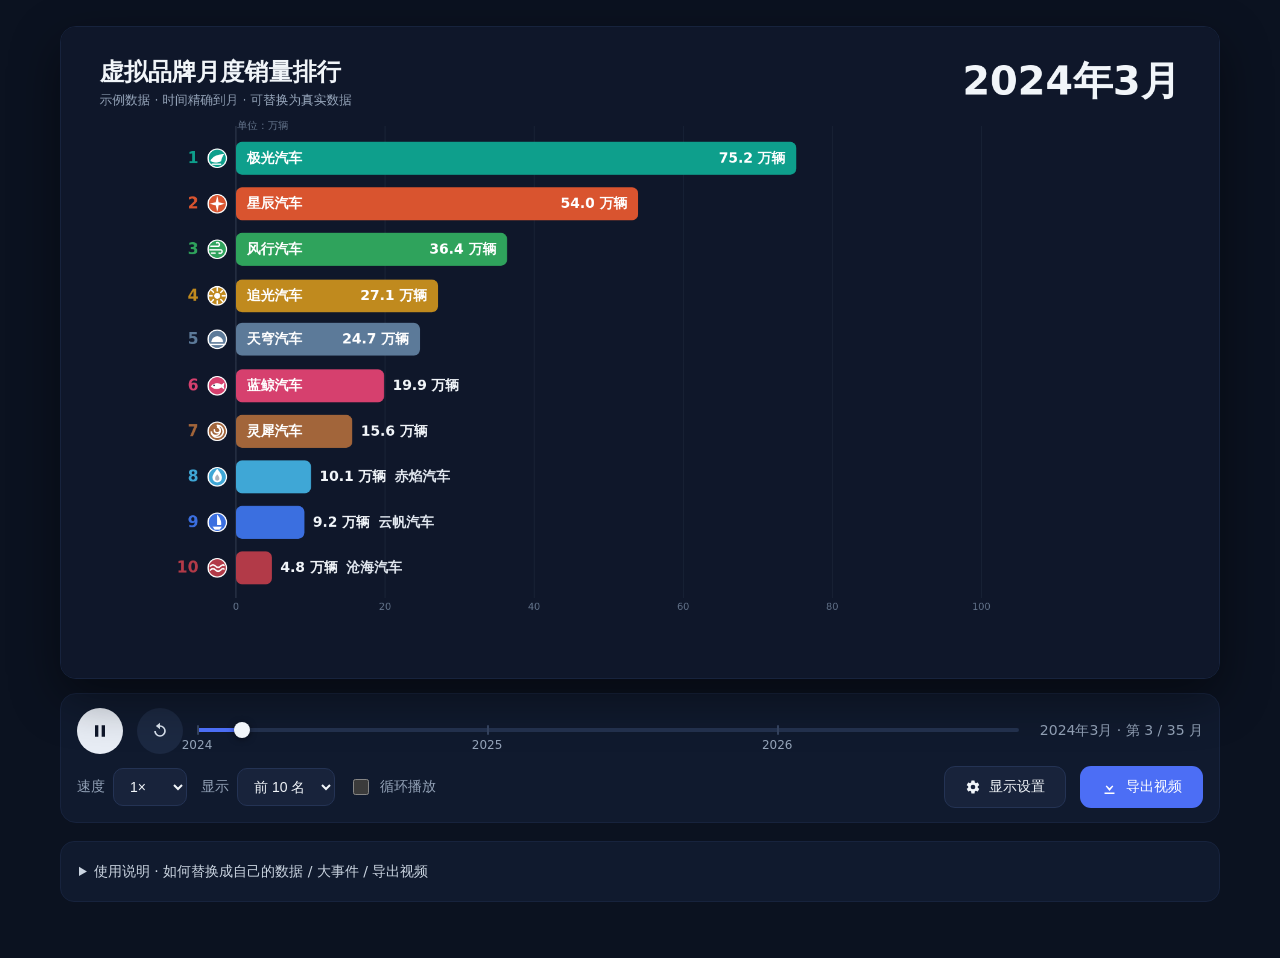
<file: legacy/index.v1.html>
<!DOCTYPE html>
<html lang="zh-CN">
<head>
<meta charset="UTF-8" />
<meta name="viewport" content="width=device-width, initial-scale=1" />
<meta name="color-scheme" content="dark" />
<title>月度排名条形动画 · Bar Chart Race</title>
<style>
  :root{
    --bg:#0B1220; --panel:#101A2E; --line:#17233D;
    --text:#F1F5F9; --muted:#94A3B8; --accent:#4C6EF5;
  }
  *{ box-sizing:border-box }
  html,body{ margin:0 }
  body{
    background:var(--bg); color:var(--text);
    font-family:"PingFang SC","HarmonyOS Sans SC","Microsoft YaHei","Noto Sans SC",system-ui,-apple-system,"Segoe UI",sans-serif;
    -webkit-font-smoothing:antialiased;
  }
  .stage{ max-width:1200px; margin:0 auto; padding:26px 20px 56px; }

  .canvas-wrap{
    position:relative; border-radius:16px; overflow:hidden;
    border:1px solid var(--line); box-shadow:0 18px 50px rgba(0,0,0,.45);
  }
  canvas{ display:block; width:100%; height:auto; background:#0F172A; }

  .rec-badge{
    position:absolute; top:16px; left:16px; display:none; align-items:center; gap:9px;
    background:rgba(4,10,24,.72); backdrop-filter:blur(4px);
    padding:8px 15px; border-radius:999px; font-size:14px; color:#FCA5A5;
    letter-spacing:.5px; z-index:5;
  }
  .rec-dot{ width:10px; height:10px; border-radius:50%; background:#EF4444; animation:pulse 1.1s ease-in-out infinite }
  @keyframes pulse{ 0%,100%{opacity:1} 50%{opacity:.25} }
  body.exporting .rec-badge{ display:flex }
  body.exporting .controls{ opacity:.45; pointer-events:none }

  .controls{
    margin-top:14px; background:var(--panel); border:1px solid var(--line);
    border-radius:16px; padding:14px 16px;
    display:flex; flex-direction:column; gap:12px; transition:opacity .2s;
  }
  .row{ display:flex; align-items:center; gap:14px; min-width:0 }

  .icon-btn{
    flex:none; width:46px; height:46px; border-radius:50%; border:0;
    background:#E8EDF5; color:#0F172A; display:grid; place-items:center;
    cursor:pointer; transition:transform .12s, background .15s;
  }
  .icon-btn:hover{ background:#fff }
  .icon-btn:active{ transform:scale(.94) }
  .icon-btn.ghost{ background:#1C2942; color:#DBE4F0 }
  .icon-btn.ghost:hover{ background:#243354 }

  .timeline{ flex:1; position:relative; height:40px; cursor:pointer; touch-action:none; min-width:160px }
  .tl-track{ position:absolute; left:0; right:0; top:17px; height:4px; border-radius:2px; background:#22304C }
  .tl-fill{ position:absolute; left:0; top:17px; height:4px; border-radius:2px; background:var(--accent); width:0 }
  .tl-handle{
    position:absolute; top:11px; left:0; width:16px; height:16px; border-radius:50%;
    background:#F1F5F9; transform:translateX(-50%); box-shadow:0 1px 6px rgba(0,0,0,.5);
  }
  .tl-ticks i{ position:absolute; top:14px; width:2px; height:10px; background:#33415C; border-radius:1px }
  .tl-ticks span{ position:absolute; top:27px; transform:translateX(-50%); font-size:12px; color:var(--muted) }
  .readout{ flex:none; min-width:170px; text-align:right; color:var(--muted); font-size:14px; font-variant-numeric:tabular-nums }

  .ctl{ display:flex; align-items:center; gap:8px; color:var(--muted); font-size:14px; flex:none }
  select{
    background:#18233B; color:var(--text); border:1px solid #243354; border-radius:10px;
    padding:9px 12px; font-size:14px; outline:none; cursor:pointer;
  }
  select:hover{ border-color:#33456E }
  .chk{ display:flex; align-items:center; gap:8px; cursor:pointer; color:var(--muted); font-size:14px; user-select:none }
  .chk input{ accent-color:var(--accent); width:16px; height:16px; cursor:pointer }
  .spacer{ flex:1 }

  .btn{
    display:inline-flex; align-items:center; gap:8px; padding:11px 20px; border-radius:11px;
    border:1px solid #243354; background:#18233B; color:var(--text);
    font-size:14px; cursor:pointer; transition:background .15s; text-decoration:none;
  }
  .btn:hover{ background:#1F2C49 }
  .btn.primary{ background:var(--accent); border-color:transparent; color:#fff }
  .btn.primary:hover{ background:#5B7BF7 }

  .overlay{
    position:fixed; inset:0; background:rgba(3,8,20,.72);
    display:grid; place-items:center; z-index:50; padding:20px;
  }
  .modal-card{
    background:var(--panel); border:1px solid #243354; border-radius:16px;
    padding:20px; width:min(700px,94vw); box-shadow:0 24px 70px rgba(0,0,0,.55);
  }
  .modal-card h3{ margin:0 0 14px; font-size:17px }
  .modal-card video{ width:100%; border-radius:10px; background:#000; max-height:52vh }
  .modal-actions{ display:flex; gap:10px; margin-top:14px; justify-content:flex-end }

  .settings-card{
    background:var(--panel); border:1px solid #243354; border-radius:16px;
    padding:22px; width:min(780px,94vw); max-height:88vh; overflow:auto;
    box-shadow:0 24px 70px rgba(0,0,0,.55);
  }
  .settings-card h3{ margin:0 0 16px; font-size:17px }
  .settings-card h4{ margin:20px 0 10px; font-size:15px; color:#CBD5E1 }
  .set-grid{ display:grid; grid-template-columns:1fr 1fr; gap:14px 18px }
  .set-item{ display:flex; flex-direction:column; gap:7px; font-size:13px; color:var(--muted) }
  .set-item select{ width:100% }
  .bg-row{ display:flex; gap:8px; align-items:center; flex-wrap:wrap }
  .swatch{
    width:26px; height:26px; border-radius:8px; border:2px solid transparent; cursor:pointer;
    box-shadow:inset 0 0 0 1px rgba(127,127,127,.35); padding:0;
  }
  .swatch.active{ border-color:var(--accent); box-shadow:0 0 0 2px rgba(76,110,245,.35) }
  #bgPick, .bg-row input[type=color]{ width:36px; height:28px; padding:2px; border:1px solid #243354; border-radius:8px; background:#18233B; cursor:pointer }
  .ev-section{ border-top:1px solid #1D2A45; margin-top:20px; padding-top:2px }
  .ev-hint{ font-size:12px; color:var(--muted); font-weight:400; margin-left:6px }
  #eventList{ display:flex; flex-direction:column; gap:6px; margin-bottom:10px }
  .ev-row{
    display:flex; align-items:center; gap:10px; background:#141F38; border:1px solid #1D2A45;
    border-radius:10px; padding:8px 12px; font-size:13.5px;
  }
  .ev-m{ color:#7C93FF; font-variant-numeric:tabular-nums; flex:none }
  .ev-t{ color:#DBE4F0; flex:1; overflow:hidden; text-overflow:ellipsis; white-space:nowrap }
  .ev-del{ flex:none; background:none; border:none; color:#8A93A1; cursor:pointer; font-size:12.5px; padding:4px 8px; border-radius:6px }
  .ev-del:hover{ color:#FCA5A5; background:rgba(252,165,165,.08) }
  .ev-empty{ color:var(--muted); font-size:13px; padding:4px 2px }
  .event-add{ display:flex; gap:8px }
  .event-add input[type=month]{
    background:#18233B; border:1px solid #243354; border-radius:10px; color:var(--text);
    padding:9px 10px; font-size:13.5px; color-scheme:dark; flex:none; width:165px; outline:none;
  }
  .event-add input[type=text]{
    flex:1; min-width:0; background:#18233B; border:1px solid #243354; border-radius:10px;
    color:var(--text); padding:9px 12px; font-size:13.5px; outline:none;
  }
  .event-add input:focus{ border-color:#3B5BD1 }
  .settings-actions{ display:flex; gap:10px; justify-content:flex-end; margin-top:20px }

  .help{
    margin-top:18px; background:var(--panel); border:1px solid var(--line);
    border-radius:14px; padding:6px 18px; color:var(--muted); font-size:14px; line-height:1.9;
  }
  .help summary{ cursor:pointer; color:#CBD5E1; padding:10px 0; outline:none }
  .help code{ background:#18233B; padding:2px 7px; border-radius:6px; font-size:13px; color:#93B4FF }
  .help b{ color:#E2E8F0 }

  #toast{
    position:fixed; left:50%; bottom:30px; transform:translateX(-50%) translateY(16px);
    opacity:0; transition:.25s; background:#E8EDF5; color:#0F172A;
    padding:11px 20px; border-radius:11px; font-size:14px; pointer-events:none;
    z-index:80; max-width:88vw;
  }
  #toast.show{ opacity:1; transform:translateX(-50%) }
  .hidden{ display:none!important }

  @media (max-width:720px){
    .readout{ display:none }
    .row{ flex-wrap:wrap }
    .set-grid{ grid-template-columns:1fr }
  }
</style>
</head>
<body>
<div class="stage">
  <div class="canvas-wrap">
    <canvas id="chart" width="1920" height="1080"></canvas>
    <div class="rec-badge"><span class="rec-dot"></span><span>REC</span><span id="recPct">0%</span></div>
  </div>

  <div class="controls">
    <div class="row">
      <button class="icon-btn" id="playBtn" title="播放 / 暂停（空格）">
        <svg id="icPlay" viewBox="0 0 24 24" width="20" height="20"><path d="M8 5v14l11-7z" fill="currentColor"/></svg>
        <svg id="icPause" viewBox="0 0 24 24" width="20" height="20" style="display:none"><path d="M6 5h4v14H6zM14 5h4v14h-4z" fill="currentColor"/></svg>
      </button>
      <button class="icon-btn ghost" id="restartBtn" title="重新播放">
        <svg viewBox="0 0 24 24" width="20" height="20"><path d="M12 5V2L7 6l5 4V7a5 5 0 1 1-5 5H5a7 7 0 1 0 7-7z" fill="currentColor"/></svg>
      </button>
      <div class="timeline" id="timeline">
        <div class="tl-track"></div>
        <div class="tl-fill" id="tlFill"></div>
        <div class="tl-ticks" id="tlTicks"></div>
        <div class="tl-handle" id="tlHandle"></div>
      </div>
      <div class="readout" id="readout">—</div>
    </div>
    <div class="row">
      <label class="ctl">速度
        <select id="speedSel">
          <option value="0.5">0.5×</option>
          <option value="1" selected>1×</option>
          <option value="2">2×</option>
          <option value="4">4×</option>
        </select>
      </label>
      <label class="ctl">显示
        <select id="topNSel">
          <option value="5">前 5 名</option>
          <option value="8">前 8 名</option>
          <option value="10" selected>前 10 名</option>
          <option value="12">前 12 名</option>
        </select>
      </label>
      <label class="chk"><input type="checkbox" id="loopChk" /><span>循环播放</span></label>
      <div class="spacer"></div>
      <button class="btn" id="settingsBtn">
        <svg viewBox="0 0 24 24" width="16" height="16"><path d="M19.14 12.94c.04-.31.06-.62.06-.94s-.02-.63-.06-.94l2.03-1.58a.5.5 0 0 0 .12-.64l-1.92-3.32a.5.5 0 0 0-.61-.22l-2.39.96a7.03 7.03 0 0 0-1.62-.94l-.36-2.54a.5.5 0 0 0-.5-.42h-3.84a.5.5 0 0 0-.5.42l-.36 2.54c-.59.24-1.13.56-1.62.94l-2.39-.96a.5.5 0 0 0-.61.22L2.65 8.84a.5.5 0 0 0 .12.64l2.03 1.58a7.07 7.07 0 0 0 0 1.88l-2.03 1.58a.5.5 0 0 0-.12.64l1.92 3.32c.13.23.4.32.61.22l2.39-.96c.49.38 1.03.7 1.62.94l.36 2.54c.04.24.25.42.5.42h3.84c.25 0 .46-.18.5-.42l.36-2.54a7.03 7.03 0 0 0 1.62-.94l2.39.96c.22.1.48 0 .61-.22l1.92-3.32a.5.5 0 0 0-.12-.64l-2.03-1.58zM12 15.5a3.5 3.5 0 1 1 0-7 3.5 3.5 0 0 1 0 7z" fill="currentColor"/></svg>
        显示设置
      </button>
      <button class="btn primary" id="exportBtn">
        <svg viewBox="0 0 24 24" width="17" height="17"><path d="M12 3v10l4-4 1.4 1.4L12 16.8 6.6 10.4 8 9l4 4V3h0zM5 19h14v2H5z" fill="currentColor"/></svg>
        导出视频
      </button>
    </div>
  </div>

  <div class="overlay hidden" id="exportPanel">
    <div class="modal-card">
      <h3>视频已生成</h3>
      <video id="exportVideo" controls playsinline></video>
      <div class="modal-actions">
        <button class="btn" id="closeExport">关闭</button>
        <a class="btn primary" id="downloadLink" download>下载视频文件</a>
      </div>
    </div>
  </div>

  <div class="overlay hidden" id="settingsPanel">
    <div class="settings-card">
      <h3>显示设置</h3>
      <div class="set-grid">
        <label class="set-item">字体
          <select id="fontSel">
            <option value="sans">黑体（默认）</option>
            <option value="serif">宋体 · 衬线</option>
            <option value="kai">楷体</option>
            <option value="mono">等宽</option>
          </select>
        </label>
        <label class="set-item">字号
          <select id="fontScaleSel">
            <option value="0.85">小</option>
            <option value="1" selected>标准</option>
            <option value="1.18">大</option>
          </select>
        </label>
        <label class="set-item">名称显示位置
          <select id="namePosSel">
            <option value="outL">条形外部左侧</option>
            <option value="inL" selected>条形内部左侧</option>
            <option value="inR">条形内部右侧</option>
            <option value="outR">条形外部右侧</option>
          </select>
        </label>
        <label class="set-item">排名显示位置
          <select id="rankPosSel">
            <option value="outL" selected>条形外部左侧</option>
            <option value="inL">条形内部左侧</option>
            <option value="inR">条形内部右侧</option>
            <option value="outR">条形外部右侧</option>
          </select>
        </label>
        <label class="set-item">销量数值位置
          <select id="valuePosSel">
            <option value="auto" selected>自动（条内放不下外移）</option>
            <option value="outL">条形外部左侧</option>
            <option value="inL">条形内部左侧</option>
            <option value="inR">条形内部右侧</option>
            <option value="outR">条形外部右侧</option>
          </select>
        </label>
        <label class="set-item">品牌图标位置（SVG）
          <select id="iconPosSel">
            <option value="outL" selected>条形外部左侧</option>
            <option value="inL">条形内部左侧</option>
            <option value="inR">条形内部右侧</option>
            <option value="outR">条形外部右侧</option>
            <option value="none">不显示</option>
          </select>
        </label>
        <label class="set-item">条形形状
          <select id="barShapeSel">
            <option value="none">直角（无圆角）</option>
            <option value="small" selected>小圆角</option>
            <option value="large">大圆角</option>
            <option value="pill">胶囊形</option>
          </select>
        </label>
        <label class="set-item">条形配色方案
          <select id="paletteSel">
            <option value="jewel">宝石色 · 默认</option>
            <option value="ocean">深海蓝紫</option>
            <option value="vivid">明亮活力</option>
            <option value="morandi">莫兰迪 · 低饱和</option>
          </select>
        </label>
        <div class="set-item">背景颜色
          <div class="bg-row" id="bgSwatches"></div>
        </div>
      </div>

      <div class="ev-section">
        <h4>大事件<span class="ev-hint">播放到达指定月份时，在画布右下角大字显示（会一起录进视频）</span></h4>
        <div id="eventList"></div>
        <div class="event-add">
          <input type="month" id="evMonth" />
          <input type="text" id="evText" maxlength="60" placeholder="事件描述，如：新品发布、政策落地" />
          <button class="btn" id="evAdd">添加事件</button>
        </div>
      </div>

      <div class="settings-actions">
        <button class="btn" id="resetSettings">恢复默认</button>
        <button class="btn primary" id="closeSettings">完成</button>
      </div>
    </div>
  </div>

  <details class="help">
    <summary>使用说明 · 如何替换成自己的数据 / 大事件 / 导出视频</summary>
    <div>
      <p><b>替换数据：</b>用任意文本编辑器打开本文件，在底部找到带醒目注释的 <code>CONFIG</code> / <code>DATA</code> / <code>EVENTS</code> 区块。<code>startMonth</code> 填起始月份（格式 <code>YYYY-MM</code>）；每个条目的 <code>values</code> 按月依次填一个数值，各条目长度保持一致；填 <code>null</code> 表示该月不在榜上——开头一段 <code>null</code> = 该品牌中途加入，结尾一段 <code>null</code> = 中途退出；<code>color</code> 可省略，将按所选配色方案自动配色。</p>
      <p><b>大事件：</b>可在「显示设置 → 大事件」中添加（精确到月），也可以直接编辑代码里的 <code>EVENTS</code> 数组。播放到达该月时，右下角会大字弹出提示，并随视频一起录制。</p>
      <p><b>显示设置：</b>面板中的字体、字号、名称/排名/数值/品牌图标显示位置、条形形状（直角/小圆角/大圆角/胶囊）、背景颜色、配色方案会即时生效并自动保存在本浏览器中。品牌图标支持任意 SVG：在 <code>DATA</code> 条目中加 <code>icon: '&lt;svg ...&gt;...&lt;/svg&gt;'</code> 即可，省略则自动生成品牌色徽标。</p>
      <p><b>导出视频：</b>点击「导出视频」后会自动从头录制，动画播放完毕自动生成视频（Chrome / Edge 为 .webm，Safari 可能为 .mp4）。导出为实时录制，导出时长 = 动画时长 ÷ 倍速，录制期间请保持本页面处于前台。个别剪辑软件可能读不准 webm 时长，用 ffmpeg 一条命令转 MP4 即可：<code>ffmpeg -i 输入.webm -c:v libx264 -pix_fmt yuv420p 输出.mp4</code>（仅转封装可加 <code>-c copy</code>）。</p>
      <p><b>操作：</b>空格键 = 播放/暂停；点击或拖动时间轴可跳转到任意月份；时间轴上的刻度为每年 1 月。</p>
      <p>当前数据为<b>虚构示例</b>（品牌与数值均为演示用途），仅用于展示效果。</p>
    </div>
  </details>
</div>
<div id="toast"></div>

<script>
'use strict';
/* =============================================================
 * ==================  数据配置区（在这里替换）  ==================
 * =============================================================
 * CONFIG.title / subtitle : 画布左上角标题与副标题
 * CONFIG.unit             : 数值单位（如 万辆、万元、人）
 * CONFIG.startMonth       : 起始月份，格式 YYYY-MM
 * CONFIG.decimals         : 数值显示小数位
 *
 * DATA：每个条目一个对象
 *   name   : 名称
 *   color  : 可选，固定条形颜色（省略则按配色方案自动分配）
 *   icon   : 可选，SVG 图标字符串，如 icon: '<svg xmlns="..." viewBox="0 0 48 48">...</svg>'
 *            （省略则自动生成品牌色圆牌徽标；显示位置在「显示设置 → 品牌图标位置」中选择）
 *   values : 按月依次排列的数值，各条目长度需一致；
 *            填 null 表示该月不在榜上：
 *              开头一段 null = 中途加入（条形将滑入登场）
 *              结尾一段 null = 中途退出（条形将淡出离场）
 *
 * EVENTS：大事件（精确到月），播放到达该月时右下角大字显示；
 *         也可在页面「显示设置」面板中增删，二者会自动合并。
 * ============================================================= */
const CONFIG = {
  title: '虚拟品牌月度销量排行',
  subtitle: '示例数据 · 时间精确到月 · 可替换为真实数据',
  unit: '万辆',
  startMonth: '2024-01',
  decimals: 1,
};

const DATA = [
    { name: '云帆汽车', values: [8.6, 9.1, 9.2, 9.8, 10.1, 10.9, 12.2, 13.0, 14.2, 16.7, 18.7, 21.3, 24.9, 29.0, 35.1, 40.4, 46.3, 53.2, 57.7, 65.4, 69.2, 75.4, 78.7, 80.4, 87.1, 85.7, 91.2, 91.1, 90.4, 90.9, 93.9, 93.5, 96.5, 95.0, 96.4] },
    { name: '极光汽车', values: [79.1, 77.4, 74.8, 76.6, 74.6, 75.0, 72.7, 71.1, 69.7, 67.4, 65.5, 63.4, 58.9, 58.3, 55.5, 51.8, 48.5, 47.1, 43.6, 41.7, 39.7, 38.1, 37.8, 36.4, 34.8, 34.6, 33.7, 32.1, 32.1, 31.5, 31.9, 31.2, 30.3, 30.5, 29.9] },
    { name: '星辰汽车', values: [52.3, 53.8, 54.0, 58.1, 59.0, 58.9, 60.6, 60.2, 62.0, 60.3, 61.8, 61.9, 63.0, 63.2, 64.2, 64.4, 62.0, 63.2, 64.1, 63.4, 63.4, 65.0, 62.7, 64.2, 65.4, 62.7, 65.3, 64.3, 64.5, 63.3, 61.5, 61.1, 61.4, 62.1, 60.2] },
    { name: '磐石汽车', values: [null, null, null, null, null, null, null, null, null, null, null, null, 28.6, 28.7, 28.6, 28.8, 28.5, 29.9, 30.6, 31.0, 32.0, 33.1, 34.3, 36.6, 39.8, 43.4, 45.8, 48.9, 50.9, 54.9, 58.1, 57.4, 60.6, 60.2, 61.5] },
    { name: '蓝鲸汽车', values: [18.2, 19.2, 20.0, 21.1, 22.4, 23.7, 24.1, 26.0, 27.5, 28.7, 29.1, 30.0, 31.4, 32.2, 34.2, 34.4, 35.6, 37.6, 37.4, 38.9, 39.6, 41.3, 43.1, 44.3, 44.0, 46.3, 47.7, 49.3, 48.5, 49.7, 51.9, 51.8, 52.9, 55.7, 57.0] },
    { name: '风行汽车', values: [34.2, 36.8, 36.3, 34.2, 30.2, 24.8, 19.9, 16.8, 17.5, 20.3, 26.2, 31.7, 37.4, 40.8, 40.5, 37.0, 32.4, 27.3, 23.2, 20.2, 20.0, 23.1, 29.5, 34.9, 40.8, 43.2, 43.2, 40.1, 36.1, 30.6, 25.6, 22.8, 24.0, 26.2, 32.3] },
    { name: '追光汽车', values: [24.3, 23.7, 27.7, 29.8, 28.9, 30.1, 32.1, 31.0, 33.7, 30.4, 33.8, 37.9, 39.5, 43.2, 43.3, 45.3, 47.0, 45.7, 47.4, 48.8, 47.7, 47.5, 48.5, 45.9, 47.2, 48.6, 47.2, 47.0, 46.1, 43.4, 42.0, 42.4, 41.9, 37.5, 38.4] },
    { name: '天穹汽车', values: [24.0, 24.6, 24.7, 26.4, 25.5, 26.6, 25.7, 26.0, 25.2, 24.0, 23.4, 24.1, 23.2, 23.5, 23.9, 24.7, 25.0, 25.6, 26.9, 27.2, 27.6, 27.9, 27.2, 27.1, 26.3, 26.7, 25.3, 26.0, 25.2, 25.6, 26.1, 25.9, 26.3, 27.2, 28.4] },
    { name: '赤焰汽车', values: [10.0, 9.9, 10.1, 9.9, 10.3, 10.7, 11.7, 13.5, 17.1, 23.9, 33.7, 42.9, 56.0, 63.2, 67.0, 63.1, 55.4, 44.0, 32.2, 24.0, 17.3, 13.8, 11.7, 10.5, 10.4, 10.0, 10.1, 10.2, 9.9, 9.9, 10.1, 9.8, 9.9, 10.0, 10.0] },
    { name: '灵犀汽车', values: [16.3, 15.7, 15.6, 15.0, 15.1, 14.7, 14.3, 14.0, 13.5, 12.9, 12.6, 12.5, 11.9, 12.0, 11.6, 11.4, 10.7, 10.3, 10.1, 9.8, 9.7, 9.3, 9.1, 8.6, 8.4, 7.9, 7.8, 7.5, 6.9, null, null, null, null, null, null] },
    { name: '沧海汽车', values: [3.1, 3.9, 5.0, 6.0, 6.9, 7.5, 8.1, 8.8, 9.6, 9.9, 10.5, 11.1, 11.4, 12.3, 12.3, 13.1, 13.4, 13.8, 14.1, 13.9, 14.4, 14.4, 15.0, 15.4, 15.0, 15.7, 15.5, 16.0, 15.7, 16.0, 15.9, null, null, null, null] },
    { name: '曜石汽车', values: [2.0, 2.0, 2.1, 2.2, 2.4, 2.5, 2.7, 3.0, 3.3, 3.7, 4.2, 4.6, 4.9, 5.4, 6.1, 6.8, 7.3, 8.2, 8.6, 9.6, 10.6, 11.5, 12.1, 13.1, 14.2, 14.9, 16.1, 17.7, 18.0, 19.5, 20.6, 22.4, 24.0, 24.7, 26.0] },
];

const EVENTS = [
  { month: '2025-01', text: '新品牌「磐石」入场，竞争加剧' },
  { month: '2025-03', text: '补贴新政落地，赤焰销量冲上 67 万辆' },
  { month: '2026-01', text: '磐石新车型上市，开始放量增长' },
  { month: '2026-07', text: '云帆单月突破 90 万辆，登顶榜首' },
];
/* ====================  数据配置区结束  ==================== */

/* ---------- 画布与常量 ---------- */
const canvas = document.getElementById('chart');
const ctx = canvas.getContext('2d');
const W = canvas.width, H = canvas.height;

const L = {
  titleX: 64, titleY: 88, subY: 128, dateX: W - 64, dateBase: 112,
  chartTop: 180, chartBottom: 935, axisLabelY: 20,
  barX0: 230, plotRight: 1470,
};

const FONTS = {
  sans: '"PingFang SC","HarmonyOS Sans SC","Microsoft YaHei","Noto Sans SC",system-ui,"Segoe UI",sans-serif',
  serif: '"Songti SC","Noto Serif SC","STSong","SimSun",serif',
  kai: '"Kaiti SC","STKaiti","KaiTi",serif',
  mono: 'ui-monospace,"SF Mono","Cascadia Mono","PingFang SC","Microsoft YaHei",monospace',
};

const PALETTES = {
  jewel: { label: '宝石色 · 默认', colors: [
    '#3B6FE0', '#0E9F8C', '#D9542F', '#7A5AF8', '#D6406E', '#2FA35C',
    '#C08A1E', '#5C7A99', '#3FA7D6', '#A2653A', '#B23A48', '#64748B',
    '#8B7AC4', '#4E8D6E'] },
  ocean: { label: '深海蓝紫', colors: [
    '#2B5FAD', '#3E8ED0', '#6C63D2', '#8A4FBF', '#279A93', '#3F6C9E',
    '#5B8DB8', '#7A6FC4', '#2E7DA6', '#4C77B2', '#6E5FB8', '#52708F',
    '#8B7AC4', '#3D8A80'] },
  vivid: { label: '明亮活力', colors: [
    '#E0533F', '#E8940F', '#2A9D8F', '#D9A404', '#9B5DE5', '#0090C9',
    '#E24C8B', '#0FA37F', '#C4326E', '#5B7CFA', '#B5651D', '#4C9F70',
    '#C24914', '#3E7CB1'] },
  morandi: { label: '莫兰迪 · 低饱和', colors: [
    '#A8958E', '#9AA5A0', '#B3A6C9', '#C2A878', '#8FA3AD', '#C4A3A3',
    '#A3B18A', '#B0A4A0', '#8E9AAF', '#BCA37F', '#93A8AC', '#A79E8E',
    '#AFB9C2', '#9C8F9F'] },
};

/* ---------- 设置（本地持久化） ---------- */
const SETTINGS_KEY = 'bcr-settings-v2';
const SETTINGS_DEFAULTS = {
  font: 'sans', fontScale: 1,
  namePos: 'inL', rankPos: 'outL', valuePos: 'auto',
  iconPos: 'outL', barShape: 'small',
  palette: 'jewel', bg: '#0F172A',
};
const POS_KEYS = ['outL', 'inL', 'inR', 'outR'];

function loadSettings() {
  const s = {
    font: SETTINGS_DEFAULTS.font, fontScale: SETTINGS_DEFAULTS.fontScale,
    namePos: SETTINGS_DEFAULTS.namePos, rankPos: SETTINGS_DEFAULTS.rankPos,
    valuePos: SETTINGS_DEFAULTS.valuePos, iconPos: SETTINGS_DEFAULTS.iconPos,
    barShape: SETTINGS_DEFAULTS.barShape,
    palette: SETTINGS_DEFAULTS.palette, bg: SETTINGS_DEFAULTS.bg,
    events: EVENTS.slice(),
  };
  try {
    const saved = JSON.parse(localStorage.getItem(SETTINGS_KEY) || 'null');
    if (saved && typeof saved === 'object') {
      if (FONTS[saved.font]) s.font = saved.font;
      if ([0.85, 1, 1.18].includes(saved.fontScale)) s.fontScale = saved.fontScale;
      if (POS_KEYS.includes(saved.namePos)) s.namePos = saved.namePos;
      if (POS_KEYS.includes(saved.rankPos)) s.rankPos = saved.rankPos;
      if (['auto', ...POS_KEYS].includes(saved.valuePos)) s.valuePos = saved.valuePos;
      if (['none', ...POS_KEYS].includes(saved.iconPos)) s.iconPos = saved.iconPos;
      if (['none', 'small', 'large', 'pill'].includes(saved.barShape)) s.barShape = saved.barShape;
      if (PALETTES[saved.palette]) s.palette = saved.palette;
      if (typeof saved.bg === 'string' && /^#[0-9a-fA-F]{6}$/.test(saved.bg)) s.bg = saved.bg;
      if (Array.isArray(saved.events)) {
        s.events = saved.events.filter(ev => ev && typeof ev.month === 'string' && typeof ev.text === 'string');
      }
    }
  } catch (e) { /* 忽略损坏的本地数据 */ }
  return s;
}
let settings = loadSettings();
function saveSettings() {
  try { localStorage.setItem(SETTINGS_KEY, JSON.stringify(settings)); } catch (e) { /* 忽略 */ }
}

/* ---------- SVG 图标 ---------- */
/* 内置示例徽标：品牌色圆牌 + 白色图形。真实使用时在 DATA 中写 icon: '<svg ...></svg>' */
const GLYPHS = [
  '<path d="M24 6C31 13 34 22 33 30H24Z"/><path d="M13 34H35L30 41H18Z"/>',
  '<path d="M8 30C13 20 22 15 40 14 36 20 34 26 33 31 24 35 14 35 8 30Z"/><path d="M12 38H32" stroke="#FFFFFF" stroke-width="3" fill="none" stroke-linecap="round"/>',
  '<path d="M24 5L27.5 20.5L43 24L27.5 27.5L24 43L20.5 27.5L5 24L20.5 20.5Z"/>',
  '<path d="M24 7L39 15V33L24 41L9 33V15Z"/><path d="M24 7V41M9 15L39 33M9 33L39 15" stroke="rgba(20,33,58,.35)" stroke-width="2.5" fill="none"/>',
  '<path d="M9 25C15 17 27 16 34 21L41 16L39 25L41 33L34 28C27 33 15 33 9 25Z"/><circle cx="16.5" cy="23" r="1.8" fill="#14213A"/>',
  '<path d="M9 17H27A4.5 4.5 0 1 0 22.5 9M7 25H33A4.5 4.5 0 1 1 28.5 33M11 33H19" stroke="#FFFFFF" stroke-width="3.5" fill="none" stroke-linecap="round"/>',
  '<circle cx="24" cy="24" r="7"/><path d="M24 6V12M24 36V42M6 24H12M36 24H42M11 11L15.5 15.5M32.5 32.5L37 37M37 11L32.5 15.5M15.5 32.5L11 37" stroke="#FFFFFF" stroke-width="3.5" fill="none" stroke-linecap="round"/>',
  '<path d="M10 31A14 14 0 0 1 38 31Z"/><path d="M7 36.5H41" stroke="#FFFFFF" stroke-width="3.5" fill="none" stroke-linecap="round"/>',
  '<path d="M24 5C30 13 35 19 35 26A11 11 0 0 1 13 26C13 19 18 13 24 5Z"/><path d="M24 18C27 22 29 24 29 28A5 5 0 0 1 19 28C19 24 21 22 24 18Z" fill="#14213A" opacity=".35"/>',
  '<path d="M24 10A14 14 0 1 1 10 24A10.5 10.5 0 1 0 24 13.5A7 7 0 1 1 17 20.5" stroke="#FFFFFF" stroke-width="3.5" fill="none" stroke-linecap="round"/>',
  '<path d="M8 20C12 16 16 16 20 20S28 24 32 20 38 16 40 18M8 29C12 25 16 25 20 29S28 33 32 29 38 25 40 27" stroke="#FFFFFF" stroke-width="3.5" fill="none" stroke-linecap="round"/>',
  '<path d="M24 6L38 19L24 42L10 19Z"/><path d="M10 19H38M24 6L18 19L24 42L30 19Z" stroke="rgba(20,33,58,.4)" stroke-width="2" fill="none"/>',
];
function emblemSVG(color, glyph) {
  return '<svg xmlns="http://www.w3.org/2000/svg" viewBox="0 0 48 48">'
    + '<circle cx="24" cy="24" r="21.5" fill="' + color + '" stroke="#FFFFFF" stroke-width="3"/>'
    + '<g fill="#FFFFFF">' + glyph + '</g></svg>';
}
function loadIcon(it) {
  if (!it.iconRaw) return;
  const img = new Image();
  img.onload = () => { it.iconImg = img; };
  let src = String(it.iconRaw).trim();
  if (/^<svg/i.test(src)) src = 'data:image/svg+xml;charset=utf-8,' + encodeURIComponent(src);
  img.src = src;
}

/* ---------- 数据整理 ---------- */
const items = DATA.map((d, i) => ({
  name: String(d.name),
  pinnedColor: d.color || null,
  color: d.color || null,
  emblem: !d.icon,                       /* 未指定 icon 时自动生成品牌徽标 */
  iconRaw: d.icon || null,
  iconImg: null,
  values: d.values.map(v => (v == null ? null : Number(v))),
  animY: 0, alpha: 0, init: false, rank: 0, v: 0, exiting: false,
}));
const maxLen = Math.max(...items.map(it => it.values.length));
items.forEach(it => {
  while (it.values.length < maxLen) {
    it.values.push(it.values.length ? it.values[it.values.length - 1] : 0);
  }
});
function applyPalette() {
  const P = PALETTES[settings.palette].colors;
  items.forEach((it, i) => {
    if (it.pinnedColor) return;
    it.color = P[i % P.length];
    if (it.emblem) {                     /* 徽标跟随配色方案重新着色 */
      it.iconRaw = emblemSVG(it.color, GLYPHS[i % GLYPHS.length]);
      it.iconImg = null;
      loadIcon(it);
    }
  });
}
applyPalette();
items.forEach(it => { if (!it.iconRaw) loadIcon(it); });

const TOTAL = maxLen - 1; // 总间隔数（月）

function monthAt(i) {
  const parts = CONFIG.startMonth.split('-').map(Number);
  const d = new Date(parts[0], parts[1] - 1 + i, 1);
  return { y: d.getFullYear(), m: d.getMonth() + 1 };
}
function monthLabel(i) {
  const o = monthAt(i);
  return o.y + '年' + o.m + '月';
}
function monthKey(i) {
  const o = monthAt(i);
  return o.y + '-' + String(o.m).padStart(2, '0');
}
function monthIndex(key) {
  const p = key.split('-').map(Number);
  const s = CONFIG.startMonth.split('-').map(Number);
  return (p[0] - s[0]) * 12 + (p[1] - s[1]);
}

/* ---------- 状态 ---------- */
const state = {
  t: 0, playing: false, speed: 1, topN: 10, loop: false,
  exporting: false, axisMax: 0, dateKey: -1, datePop: 0,
};
const monthsPerSec = () => 1.2 * state.speed;
const clampIdx = i => Math.max(0, Math.min(TOTAL, i));

/* 取某时刻的插值；null 表示不在场；exiting 标记“正在退出的最后一个月” */
function valAt(it, t) {
  const i = clampIdx(Math.floor(t));
  const j = Math.min(TOTAL, i + 1);
  const f = Math.max(0, Math.min(1, t - i));
  const a = it.values[i], b = it.values[j];
  it.exiting = (a != null && b == null);
  if (a == null && b == null) return null;
  if (a == null) return b;
  if (b == null) return a;
  return a + (b - a) * f;
}

/* ---------- 数字与刻度 ---------- */
function fmt(n) {
  return n.toLocaleString('zh-CN', {
    minimumFractionDigits: CONFIG.decimals,
    maximumFractionDigits: CONFIG.decimals,
  });
}
function fmtTick(n) {
  return Number.isInteger(n) ? n.toLocaleString('zh-CN') : String(+n.toFixed(2));
}
function niceCeil(x) {
  if (x <= 0) return 1;
  const exp = Math.pow(10, Math.floor(Math.log10(x)));
  const mult = [1, 1.05, 1.1, 1.2, 1.25, 1.5, 2, 2.5, 3, 4, 5, 6, 8, 10];
  for (const m of mult) if (m * exp >= x) return m * exp;
  return 10 * exp;
}
function rr(x, y, w, h, r) {
  ctx.beginPath();
  if (ctx.roundRect) { ctx.roundRect(x, y, w, h, r); return; }
  r = Math.min(r, w / 2, h / 2);
  ctx.moveTo(x + r, y);
  ctx.arcTo(x + w, y, x + w, y + h, r);
  ctx.arcTo(x + w, y + h, x, y + h, r);
  ctx.arcTo(x, y + h, x, y, r);
  ctx.arcTo(x, y, x + w, y, r);
  ctx.closePath();
}
const easeOut = x => 1 - (1 - x) * (1 - x);

/* ---------- 颜色工具 ---------- */
function hex2rgb(h) {
  const n = parseInt(h.slice(1), 16);
  return { r: (n >> 16) & 255, g: (n >> 8) & 255, b: n & 255 };
}
function luminance(h) {
  const c = hex2rgb(h);
  return 0.2126 * c.r + 0.7152 * c.g + 0.0722 * c.b;
}
/* 条形内部文字：浅色条用深字，深色条用白字（WCAG 相对亮度） */
function textOn(hex) {
  const c = hex2rgb(hex);
  const ch = [c.r, c.g, c.b].map(v => { v /= 255; return v <= 0.03928 ? v / 12.92 : Math.pow((v + 0.055) / 1.055, 2.4); });
  const Y = 0.2126 * ch[0] + 0.7152 * ch[1] + 0.0722 * ch[2];
  return Y > 0.32 ? '#14213A' : '#FFFFFF';
}
/* 随背景色切换整套画布配色（亮背景自动换成深色文字） */
function bgTheme() {
  const light = luminance(settings.bg) > 140;
  return light ? {
    text: '#1E293B', muted: '#5B6472', faint: '#7C8694',
    grid: 'rgba(15,23,42,.16)', grid0: 'rgba(15,23,42,.42)',
    nameOut: '#334155', valOut: '#0F172A',
    cardBg: 'rgba(255,255,255,.92)', cardBorder: 'rgba(15,23,42,.14)',
    cardText: '#0F172A', cardSub: '#5B6472',
  } : {
    text: '#F1F5F9', muted: '#94A3B8', faint: '#64748B',
    grid: 'rgba(51,65,85,.55)', grid0: 'rgba(71,85,105,.9)',
    nameOut: '#E2E8F0', valOut: '#F1F5F9',
    cardBg: 'rgba(8,14,30,.88)', cardBorder: 'rgba(148,163,184,.28)',
    cardText: '#F1F5F9', cardSub: '#94A3B8',
  };
}

/* 字体助手：统一应用所选字体与字号缩放 */
const fs = () => settings.fontScale;
function F(weight, px) {
  return weight + ' ' + Math.round(px * fs()) + 'px ' + (FONTS[settings.font] || FONTS.sans);
}

/* ---------- 重置动画 ---------- */
function visOf(it) {
  return it.v != null && !it.exiting && it.rank < state.topN;
}
function resetAnim(snap) {
  items.forEach(it => { it.init = false; });
  state.axisMax = 0; state.dateKey = -1; state.datePop = 0;
  if (snap) {
    items.forEach(it => { it.v = valAt(it, 0); });
    const act = items.filter(it => it.v != null).sort((a, b) => b.v - a.v);
    act.forEach((it, ri) => { it.rank = ri; });
    items.forEach(it => { if (it.v == null) it.rank = state.topN + 5; });
    const slotH = (L.chartBottom - L.chartTop) / state.topN;
    items.forEach(it => {
      const vis = visOf(it);
      it.animY = L.chartTop + (vis ? it.rank : state.topN) * slotH + slotH / 2;
      it.alpha = vis ? 1 : 0;
      it.init = true;
    });
    const vmax = Math.max(1e-9, ...items.filter(it => it.v != null).map(it => it.v));
    state.axisMax = niceCeil(vmax * 1.06);
  }
}

/* ---------- 大事件（右下角） ---------- */
function currentEvent() {
  let bestIdx = -1;
  for (const ev of settings.events) {
    const idx = monthIndex(ev.month);
    if (idx < 0 || idx > TOTAL) continue;
    /* 提前半个月开始淡入：保证动画钳制在最后一个月时，末尾事件也能完整显示 */
    if (state.t >= idx - 0.5 && state.t < idx + 3 && idx > bestIdx) bestIdx = idx;
  }
  if (bestIdx < 0) return null;
  const texts = settings.events
    .filter(ev => monthIndex(ev.month) === bestIdx)
    .map(ev => String(ev.text));
  return { idx: bestIdx, text: texts.join('；') };
}
function wrapText(text, maxW, font) {
  ctx.font = font;
  const lines = [];
  let cur = '';
  for (const ch of String(text)) {
    if (ctx.measureText(cur + ch).width > maxW && cur) { lines.push(cur); cur = ch; }
    else cur += ch;
  }
  if (cur) lines.push(cur);
  if (lines.length > 3) {
    lines.length = 3;
    lines[2] = lines[2].slice(0, Math.max(1, lines[2].length - 1)) + '…';
  }
  return lines;
}
function drawEvent(T) {
  const ev = currentEvent();
  if (!ev) return;
  const p = state.t - ev.idx, DUR = 3;
  const ain = easeOut(Math.min(1, Math.max(0, (p + 0.5) / 0.5))); /* 事件月前半个月淡入 */
  const aout = easeOut(Math.min(1, (DUR - p) / 0.45));
  const alpha = Math.min(ain, aout);
  if (alpha <= 0.01) return;

  const tFont = F('700', 36), dFont = F('500', 19);
  const lines = wrapText(ev.text, 620, tFont);
  const dateTxt = monthLabel(ev.idx) + ' · 大事件';

  ctx.font = dFont;
  const dateW = ctx.measureText(dateTxt).width;
  let maxW = dateW;
  ctx.font = tFont;
  for (const ln of lines) maxW = Math.max(maxW, ctx.measureText(ln).width);

  const padX = 26, padTop = 16, padBot = 16, gap = 8;
  const dateH = 20 * fs(), tH = 38 * fs(), lineH = tH + 8;
  const bw = maxW + padX * 2 + 16;
  const bh = padTop + dateH + gap + lines.length * lineH - 8 + padBot;
  const bx = W - 64 - bw, by = H - 18 - bh;

  ctx.save();
  ctx.globalAlpha = alpha;
  const sx = bx + bw, sy = by + bh, sc = 0.92 + 0.08 * ain;
  ctx.translate(sx, sy); ctx.scale(sc, sc); ctx.translate(-sx, -sy);

  ctx.fillStyle = T.cardBg;
  rr(bx, by, bw, bh, 16); ctx.fill();
  ctx.strokeStyle = T.cardBorder; ctx.lineWidth = 1.5; ctx.stroke();
  ctx.fillStyle = '#4C6EF5';
  rr(bx, by + 12, 5, Math.max(18, bh - 24), 3); ctx.fill();

  ctx.textAlign = 'left'; ctx.textBaseline = 'alphabetic';
  ctx.beginPath();
  ctx.arc(bx + padX + 2, by + padTop + dateH / 2 - 1, 4.5, 0, Math.PI * 2);
  ctx.fill();
  ctx.fillStyle = T.cardSub;
  ctx.font = dFont;
  ctx.fillText(dateTxt, bx + padX + 14, by + padTop + dateH - 5);

  ctx.fillStyle = T.cardText;
  ctx.font = tFont;
  let yy = by + padTop + dateH + gap + tH - 4;
  for (const ln of lines) { ctx.fillText(ln, bx + padX, yy); yy += lineH; }
  ctx.restore();
}

/* ---------- 渲染 ---------- */
function render(dt) {
  const T = bgTheme();
  ctx.clearRect(0, 0, W, H);
  ctx.fillStyle = settings.bg;
  ctx.fillRect(0, 0, W, H);

  /* 当前插值与排名（仅在场的条目参与排名） */
  for (const it of items) it.v = valAt(it, state.t);
  const act = items.filter(it => it.v != null).sort((a, b) => b.v - a.v);
  act.forEach((it, ri) => { it.rank = ri; });
  items.forEach(it => { if (it.v == null) it.rank = state.topN + 5; });

  /* 坐标轴上限平滑伸缩 */
  const vmax = Math.max(1e-9, ...items.filter(it => it.v != null).map(it => it.v));
  const targetMax = niceCeil(vmax * 1.06);
  if (!state.axisMax) state.axisMax = targetMax;
  else {
    const k = targetMax > state.axisMax ? 8 : 2.2;
    state.axisMax += (targetMax - state.axisMax) * (1 - Math.exp(-k * dt));
  }

  /* 条形位置与透明度平滑（中途加入：自底部滑入；退出：滑出并淡出） */
  const slotH = (L.chartBottom - L.chartTop) / state.topN;
  const barH = Math.min(58, slotH * 0.72);
  const iconS = Math.round(Math.min(36, barH * 0.62));
  const sm = 1 - Math.exp(-7 * dt);
  for (const it of items) {
    const vis = visOf(it);
    const tSlot = vis ? it.rank : state.topN;
    const tY = L.chartTop + tSlot * slotH + slotH / 2;
    const tA = vis ? 1 : 0;
    if (!it.init) { it.animY = tY; it.alpha = tA; it.init = true; }
    it.animY += (tY - it.animY) * sm;
    it.alpha += (tA - it.alpha) * sm;
  }

  /* 名称/图标在条形外部左侧时，整体右移腾出列 */
  const anyIcon = settings.iconPos !== 'none' && items.some(it => it.iconImg);
  ctx.font = F('600', 23);
  let maxNameW = 0;
  for (const it of items) maxNameW = Math.max(maxNameW, ctx.measureText(it.name).width);
  const barX = L.barX0
    + (settings.namePos === 'outL' ? maxNameW + 30 : 0)
    + (settings.iconPos === 'outL' && anyIcon ? iconS + 26 : 0);
  const plotW = L.plotRight - barX;

  /* 标题 */
  ctx.textBaseline = 'alphabetic';
  ctx.textAlign = 'left';
  ctx.fillStyle = T.text;
  ctx.font = F('700', 40);
  ctx.fillText(CONFIG.title, L.titleX, L.titleY);
  ctx.fillStyle = T.muted;
  ctx.font = F('400', 21);
  ctx.fillText(CONFIG.subtitle, L.titleX, L.subY);

  /* 大字日期（精确到月，切换时轻微弹跳） */
  const dIdx = clampIdx(Math.round(state.t));
  if (dIdx !== state.dateKey) { state.dateKey = dIdx; state.datePop = 1; }
  if (state.datePop > 0) state.datePop = Math.max(0, state.datePop - dt * 4);
  const ds = 1 + 0.05 * easeOut(state.datePop);
  ctx.save();
  ctx.translate(L.dateX, L.dateBase);
  ctx.scale(ds, ds);
  ctx.fillStyle = T.text;
  ctx.textAlign = 'right';
  ctx.font = F('800', 66);
  ctx.fillText(monthLabel(dIdx), 0, 0);
  ctx.restore();

  /* 网格与刻度 */
  const step = niceCeil(state.axisMax / 5);
  const nT = Math.round(state.axisMax / step);
  ctx.font = F('500', 16);
  ctx.textAlign = 'center';
  ctx.textBaseline = 'top';
  for (let k = 0; k <= nT; k++) {
    const v = k * step;
    const gx = barX + v / state.axisMax * plotW;
    ctx.strokeStyle = v === 0 ? T.grid0 : T.grid;
    ctx.lineWidth = 1;
    ctx.beginPath();
    ctx.moveTo(gx, L.chartTop - 16);
    ctx.lineTo(gx, L.chartBottom + 12);
    ctx.stroke();
    ctx.fillStyle = T.faint;
    ctx.fillText(fmtTick(v), gx, L.chartBottom + L.axisLabelY);
  }
  ctx.textAlign = 'left';
  ctx.fillStyle = T.faint;
  ctx.font = F('400', 17);
  ctx.fillText('单位：' + CONFIG.unit, barX + 2, L.chartTop - 24);

  /* 绘制条形（按当前位置自上而下）。
     通用布局引擎：排名 / 图标 / 名称 / 数值四个元素，各自可位于
     条外左侧 outL / 条内左侧 inL / 条内右侧 inR / 条外右侧 outR。
     条内按阅读顺序 [排名 图标 名称 数值]；
     条外链自条形向外为 [数值 图标 名称 排名]（数值紧贴条形、排名最外）；
     条内放不下时右侧整块自动退到条外；条外超宽时名称截断、放不下的元素跳过。 */
  const draw = [...items].sort((a, b) => a.animY - b.animY);
  const IN_PAD = 18, IN_GAP = 12, OUT_GAP = 14, MARGIN = 54;
  const RAD = settings.barShape === 'none' ? 0
    : settings.barShape === 'large' ? Math.min(22, barH / 2)
    : settings.barShape === 'pill' ? barH / 2
    : Math.min(10, barH / 2);
  for (const it of draw) {
    if (it.alpha <= 0.02 || it.v == null) continue;
    const y = it.animY, by = y - barH / 2;
    const w = Math.max(3, it.v / state.axisMax * plotW);
    ctx.globalAlpha = it.alpha;

    const nameTxt = it.name;
    const valTxt = fmt(it.v) + ' ' + CONFIG.unit;
    const rankTxt = String(it.rank + 1);
    const onBar = textOn(it.color);

    ctx.font = F('600', 23);
    const nameW = ctx.measureText(nameTxt).width;
    ctx.font = F('700', 23);
    const valW = ctx.measureText(valTxt).width;
    ctx.font = F('700', 26);
    const rankW = ctx.measureText(rankTxt).width;
    const hasIcon = settings.iconPos !== 'none' && !!it.iconImg;

    /* 元素与其位置设置 */
    const els = {
      rank:  { key: 'rank',  w: rankW, pos: settings.rankPos },
      icon:  { key: 'icon',  w: iconS, pos: hasIcon ? settings.iconPos : null },
      name:  { key: 'name',  w: nameW, pos: settings.namePos },
      value: { key: 'value', w: valW,  pos: settings.valuePos },
    };
    const IN_ORDER = ['rank', 'icon', 'name', 'value'];   /* 条内阅读顺序 */
    const OUT_ORDER = ['value', 'icon', 'name', 'rank'];  /* 条外自条形向外 */

    /* 数值 auto：条内右侧放得下就进条内，否则走条外右侧 */
    if (els.value.pos === 'auto') {
      let occ = IN_PAD * 2;
      for (const k of IN_ORDER) {
        const e = els[k];
        if (e === els.value || !e.pos) continue;
        if (e.pos === 'inL' || e.pos === 'inR') occ += e.w + IN_GAP;
      }
      els.value.pos = (w - occ - valW >= 10) ? 'inR' : 'outR';
    }

    const blockW = p => {
      let bw = 0;
      for (const k of IN_ORDER) {
        const e = els[k];
        if (e.pos === p) bw += e.w + (bw ? IN_GAP : 0);
      }
      return bw;
    };
    let inLw = blockW('inL'), inRw = blockW('inR');
    /* 条内放不下：条内右侧整块退到条外右侧；左侧块仍放不下也退到条外右侧 */
    if (inLw + inRw + IN_PAD * 2 > w + 2 && inRw > 0) {
      for (const k of IN_ORDER) if (els[k].pos === 'inR') els[k].pos = 'outR';
      inRw = 0;
    }
    if (inLw + IN_PAD * 2 > w + 2 && inLw > 0) {
      for (const k of IN_ORDER) if (els[k].pos === 'inL') els[k].pos = 'outR';
      inLw = 0;
    }

    /* 单个元素绘制：alignRight 为真时 x 是右边缘 */
    const drawEl = (e, x, alignRight) => {
      if (e.key === 'icon') {
        ctx.drawImage(it.iconImg, alignRight ? x - iconS : x, y - iconS / 2, iconS, iconS);
        return;
      }
      ctx.textBaseline = 'middle';
      ctx.textAlign = alignRight ? 'right' : 'left';
      if (e.key === 'rank') {
        ctx.fillStyle = e.inside ? onBar : it.color;
        ctx.font = F('700', 26);
        ctx.fillText(rankTxt, x, y + 1);
      } else if (e.key === 'name') {
        ctx.fillStyle = e.inside ? onBar : T.nameOut;
        ctx.font = F('600', 23);
        ctx.fillText(e.txt || nameTxt, x, y + 1);
      } else {
        ctx.fillStyle = e.inside ? onBar : T.valOut;
        ctx.font = F('700', 23);
        ctx.fillText(valTxt, x, y + 1);
      }
    };
    const truncName = avail => {
      ctx.font = F('600', 23);
      let nm = nameTxt;
      if (ctx.measureText(nm).width > avail) {
        while (nm.length > 1 && ctx.measureText(nm + '…').width > avail) nm = nm.slice(0, -1);
        nm += '…';
      }
      return nm;
    };

    /* 条形本体 */
    ctx.fillStyle = it.color;
    rr(barX, by, w, barH, RAD);
    ctx.fill();

    /* 条内内容（整体裁剪到条形圆角矩形内） */
    if (inLw || inRw) {
      ctx.save();
      rr(barX, by, w, barH, RAD);
      ctx.clip();
      if (inLw) {
        let tx = barX + IN_PAD;
        for (const k of IN_ORDER) {
          const e = els[k];
          if (e.pos !== 'inL') continue;
          e.inside = true;
          drawEl(e, tx, false);
          tx += e.w + IN_GAP;
        }
      }
      if (inRw) {
        let tx = barX + w - IN_PAD - inRw;
        for (const k of IN_ORDER) {
          const e = els[k];
          if (e.pos !== 'inR') continue;
          e.inside = true;
          drawEl(e, tx, false);
          tx += e.w + IN_GAP;
        }
      }
      ctx.restore();
    }

    /* 条外右侧链：数值 → 图标 → 名称 → 排名 */
    let cx = barX + w + OUT_GAP;
    for (const k of OUT_ORDER) {
      const e = els[k];
      if (e.pos !== 'outR') continue;
      e.inside = false;
      if (e.key === 'name') {
        const reserve = els.rank.pos === 'outR' ? rankW + OUT_GAP : 0;
        const avail = W - MARGIN - cx - reserve;
        if (avail < 26) continue;
        e.txt = truncName(avail);
        e.w = ctx.measureText(e.txt).width;
      }
      if (cx + e.w > W - MARGIN) continue;
      drawEl(e, cx, false);
      cx += e.w + OUT_GAP;
    }

    /* 条外左侧链：自条形向左 数值 → 图标 → 名称 → 排名（右对齐） */
    let xe = barX - OUT_GAP;
    for (const k of OUT_ORDER) {
      const e = els[k];
      if (e.pos !== 'outL') continue;
      e.inside = false;
      if (e.key === 'name') {
        const reserve = els.rank.pos === 'outL' ? rankW + OUT_GAP : 0;
        const avail = xe - MARGIN - reserve;
        if (avail < 26) continue;
        e.txt = truncName(avail);
        e.w = ctx.measureText(e.txt).width;
      }
      if (xe - e.w < MARGIN) continue;
      drawEl(e, xe, true);
      xe -= e.w + OUT_GAP;
    }
    ctx.globalAlpha = 1;
  }

  /* 大事件横幅（右下角，随视频一起录制） */
  drawEvent(T);
}

/* ---------- 控件引用 ---------- */
const $ = id => document.getElementById(id);
const playBtn = $('playBtn'), icPlay = $('icPlay'), icPause = $('icPause');
const restartBtn = $('restartBtn'), speedSel = $('speedSel'), topNSel = $('topNSel');
const loopChk = $('loopChk'), exportBtn = $('exportBtn'), settingsBtn = $('settingsBtn');
const timeline = $('timeline'), tlFill = $('tlFill'), tlHandle = $('tlHandle'), tlTicks = $('tlTicks');
const readout = $('readout'), recPct = $('recPct');
const exportPanel = $('exportPanel'), exportVideo = $('exportVideo');
const downloadLink = $('downloadLink'), closeExport = $('closeExport');
const settingsPanel = $('settingsPanel'), closeSettings = $('closeSettings'), resetSettings = $('resetSettings');
const fontSel = $('fontSel'), fontScaleSel = $('fontScaleSel');
const namePosSel = $('namePosSel'), rankPosSel = $('rankPosSel'), paletteSel = $('paletteSel');
const valuePosSel = $('valuePosSel'), iconPosSel = $('iconPosSel'), barShapeSel = $('barShapeSel');
const bgSwatches = $('bgSwatches');
const eventList = $('eventList'), evMonth = $('evMonth'), evText = $('evText'), evAdd = $('evAdd');
const toastEl = $('toast');

/* 年度刻度（每年 1 月） */
(function buildTicks() {
  for (let i = 0; i <= TOTAL; i++) {
    const o = monthAt(i);
    if (o.m === 1) {
      const t = document.createElement('i');
      t.style.left = (i / TOTAL * 100) + '%';
      tlTicks.appendChild(t);
      const s = document.createElement('span');
      s.textContent = o.y;
      s.style.left = (i / TOTAL * 100) + '%';
      tlTicks.appendChild(s);
    }
  }
})();

function updatePlayUI() {
  icPlay.style.display = state.playing ? 'none' : 'block';
  icPause.style.display = state.playing ? 'block' : 'none';
}
function togglePlay() {
  if (state.exporting) return;
  if (!state.playing && state.t >= TOTAL) { resetAnim(true); state.t = 0; }
  state.playing = !state.playing;
  updatePlayUI();
}
playBtn.addEventListener('click', togglePlay);
restartBtn.addEventListener('click', () => {
  if (state.exporting) return;
  resetAnim(true); state.t = 0; state.playing = true; updatePlayUI();
});
speedSel.addEventListener('change', () => { state.speed = parseFloat(speedSel.value); });
topNSel.addEventListener('change', () => { state.topN = parseInt(topNSel.value, 10); });
loopChk.addEventListener('change', () => { state.loop = loopChk.checked; });

window.addEventListener('keydown', e => {
  const tag = document.activeElement && document.activeElement.tagName;
  if (e.code === 'Space' && !['SELECT', 'INPUT', 'TEXTAREA', 'BUTTON', 'A'].includes(tag)) {
    e.preventDefault(); togglePlay();
  }
});

/* 时间轴拖动 */
let scrubbing = false, wasPlaying = false;
function scrubTo(e) {
  const rect = timeline.getBoundingClientRect();
  const p = Math.max(0, Math.min(1, (e.clientX - rect.left) / rect.width));
  state.t = p * TOTAL;
}
timeline.addEventListener('pointerdown', e => {
  if (state.exporting) return;
  scrubbing = true; wasPlaying = state.playing; state.playing = false;
  updatePlayUI();
  timeline.setPointerCapture(e.pointerId);
  scrubTo(e);
});
timeline.addEventListener('pointermove', e => { if (scrubbing) scrubTo(e); });
timeline.addEventListener('pointerup', () => {
  if (!scrubbing) return;
  scrubbing = false; state.playing = wasPlaying; updatePlayUI();
});

/* ---------- 提示 ---------- */
let toastTimer = null;
function toast(msg) {
  toastEl.textContent = msg;
  toastEl.classList.add('show');
  clearTimeout(toastTimer);
  toastTimer = setTimeout(() => toastEl.classList.remove('show'), 2800);
}

/* ---------- 显示设置面板 ---------- */
const BG_PRESETS = ['#0F172A', '#050505', '#101F1C', '#FFFFFF', '#F1F5F9', '#FAF6EE'];

function markSwatch() {
  [...bgSwatches.children].forEach(b => {
    b.classList.toggle('active', b.dataset.color && b.dataset.color.toLowerCase() === settings.bg.toLowerCase());
  });
}
let bgPickInput = null;
(function buildSwatches() {
  for (const c of BG_PRESETS) {
    const b = document.createElement('button');
    b.className = 'swatch';
    b.dataset.color = c;
    b.style.background = c;
    b.title = c;
    b.addEventListener('click', () => {
      settings.bg = c; saveSettings();
      if (bgPickInput) bgPickInput.value = c;
      markSwatch();
    });
    bgSwatches.appendChild(b);
  }
  bgPickInput = document.createElement('input');
  bgPickInput.type = 'color';
  bgPickInput.value = settings.bg;
  bgPickInput.title = '自定义背景色';
  bgPickInput.addEventListener('input', () => {
    settings.bg = bgPickInput.value; saveSettings(); markSwatch();
  });
  bgSwatches.appendChild(bgPickInput);
})();

function renderEventList() {
  eventList.innerHTML = '';
  if (!settings.events.length) {
    const d = document.createElement('div');
    d.className = 'ev-empty';
    d.textContent = '暂无事件，可在下方添加';
    eventList.appendChild(d);
    return;
  }
  const rows = settings.events
    .map((ev, i) => ({ ev, i }))
    .sort((a, b) => monthIndex(a.ev.month) - monthIndex(b.ev.month));
  for (const { ev, i } of rows) {
    const row = document.createElement('div');
    row.className = 'ev-row';
    const m = document.createElement('span');
    m.className = 'ev-m'; m.textContent = ev.month;
    const t = document.createElement('span');
    t.className = 'ev-t'; t.textContent = ev.text;
    const del = document.createElement('button');
    del.className = 'ev-del'; del.textContent = '删除';
    del.addEventListener('click', () => {
      settings.events.splice(i, 1); saveSettings(); renderEventList();
    });
    row.appendChild(m); row.appendChild(t); row.appendChild(del);
    eventList.appendChild(row);
  }
}
function syncSettingsUI() {
  fontSel.value = settings.font;
  fontScaleSel.value = String(settings.fontScale);
  namePosSel.value = settings.namePos;
  rankPosSel.value = settings.rankPos;
  valuePosSel.value = settings.valuePos;
  iconPosSel.value = settings.iconPos;
  barShapeSel.value = settings.barShape;
  paletteSel.value = settings.palette;
  const pick = bgSwatches.querySelector('input[type=color]');
  if (pick) pick.value = settings.bg;
  markSwatch();
  renderEventList();
}
fontSel.addEventListener('change', () => { settings.font = fontSel.value; saveSettings(); });
fontScaleSel.addEventListener('change', () => { settings.fontScale = parseFloat(fontScaleSel.value); saveSettings(); });
namePosSel.addEventListener('change', () => { settings.namePos = namePosSel.value; saveSettings(); });
rankPosSel.addEventListener('change', () => { settings.rankPos = rankPosSel.value; saveSettings(); });
valuePosSel.addEventListener('change', () => { settings.valuePos = valuePosSel.value; saveSettings(); });
iconPosSel.addEventListener('change', () => { settings.iconPos = iconPosSel.value; saveSettings(); });
barShapeSel.addEventListener('change', () => { settings.barShape = barShapeSel.value; saveSettings(); });
paletteSel.addEventListener('change', () => { settings.palette = paletteSel.value; applyPalette(); saveSettings(); });
resetSettings.addEventListener('click', () => {
  settings = {
    font: SETTINGS_DEFAULTS.font, fontScale: SETTINGS_DEFAULTS.fontScale,
    namePos: SETTINGS_DEFAULTS.namePos, rankPos: SETTINGS_DEFAULTS.rankPos,
    valuePos: SETTINGS_DEFAULTS.valuePos, iconPos: SETTINGS_DEFAULTS.iconPos,
    barShape: SETTINGS_DEFAULTS.barShape,
    palette: SETTINGS_DEFAULTS.palette, bg: SETTINGS_DEFAULTS.bg,
    events: EVENTS.slice(),
  };
  applyPalette(); saveSettings(); syncSettingsUI();
  toast('已恢复默认设置');
});
settingsBtn.addEventListener('click', () => {
  evMonth.min = CONFIG.startMonth;
  evMonth.max = monthKey(TOTAL);
  syncSettingsUI();
  settingsPanel.classList.remove('hidden');
});
closeSettings.addEventListener('click', () => settingsPanel.classList.add('hidden'));
settingsPanel.addEventListener('click', e => {
  if (e.target === settingsPanel) settingsPanel.classList.add('hidden');
});
evAdd.addEventListener('click', () => {
  const m = evMonth.value, txt = evText.value.trim();
  if (!m) { toast('请先选择事件月份'); return; }
  if (!txt) { toast('请填写事件描述'); return; }
  const idx = monthIndex(m);
  if (idx < 0 || idx > TOTAL) {
    toast('月份需在 ' + CONFIG.startMonth + ' 至 ' + monthKey(TOTAL) + ' 之间');
    return;
  }
  settings.events.push({ month: m, text: txt });
  saveSettings(); renderEventList();
  evText.value = '';
  toast('已添加事件：' + m + ' ' + txt);
});

/* ---------- 视频导出（MediaRecorder 实时录制画布） ---------- */
let rec = null, chunks = [], holdTimer = null, lastURL = null;

function pickMime() {
  if (!window.MediaRecorder) return null;
  const cands = ['video/webm;codecs=vp9', 'video/webm;codecs=vp8', 'video/webm', 'video/mp4'];
  for (const m of cands) {
    try { if (MediaRecorder.isTypeSupported(m)) return m; } catch (e) { /* 忽略 */ }
  }
  return null;
}

function startExport() {
  if (state.exporting) return;
  if (!canvas.captureStream || !window.MediaRecorder) {
    toast('当前浏览器不支持录制，请使用最新版 Chrome 或 Edge（桌面版）');
    return;
  }
  const mime = pickMime();
  if (!mime) { toast('未找到可用的视频编码格式，请更换浏览器重试'); return; }

  state.exporting = true;
  document.body.classList.add('exporting');
  exportPanel.classList.add('hidden');
  settingsPanel.classList.add('hidden');
  if (lastURL) { URL.revokeObjectURL(lastURL); lastURL = null; }

  resetAnim(true);
  state.t = 0; state.playing = true; state.loop = false; loopChk.checked = false;
  updatePlayUI();

  chunks = [];
  const stream = canvas.captureStream(60);
  rec = new MediaRecorder(stream, { mimeType: mime, videoBitsPerSecond: 12000000 });
  rec.ondataavailable = e => { if (e.data && e.data.size) chunks.push(e.data); };
  rec.onstop = () => {
    const ext = mime.indexOf('mp4') >= 0 ? 'mp4' : 'webm';
    const blob = new Blob(chunks, { type: mime.split(';')[0] });
    lastURL = URL.createObjectURL(blob);
    exportVideo.src = lastURL;
    downloadLink.href = lastURL;
    /* MediaRecorder 录出的 WebM 头部缺时长，用 seek 让预览回填正确时长 */
    exportVideo.onloadedmetadata = () => {
      if (exportVideo.duration === Infinity) {
        exportVideo.currentTime = 1e7;
        exportVideo.onseeked = () => { exportVideo.onseeked = null; exportVideo.currentTime = 0; };
      }
    };
    const end = monthAt(TOTAL);
    downloadLink.download = CONFIG.title + '_' + CONFIG.startMonth + '_' + end.y + '-' + String(end.m).padStart(2, '0') + '.' + ext;
    state.exporting = false; state.playing = false;
    updatePlayUI();
    document.body.classList.remove('exporting');
    exportPanel.classList.remove('hidden');
  };
  rec.start(200);
  toast('开始录制：动画播放完毕后自动生成视频，请保持页面前台');
}
exportBtn.addEventListener('click', startExport);
closeExport.addEventListener('click', () => exportPanel.classList.add('hidden'));

/* ---------- 主循环 ---------- */
let last = performance.now();
function frame(now) {
  let dt = (now - last) / 1000;
  last = now;
  if (!(dt > 0) || dt > 0.05) dt = 0.016;

  if (state.playing) {
    state.t += dt * monthsPerSec();
    if (state.t >= TOTAL) {
      state.t = TOTAL;
      if (state.exporting) {
        if (!holdTimer) {
          holdTimer = setTimeout(() => {
            holdTimer = null;
            try { if (rec && rec.state !== 'inactive') rec.stop(); } catch (e) { /* 忽略 */ }
          }, 1000); /* 结尾定格 1 秒再停止录制 */
        }
      } else if (state.loop) {
        resetAnim(true); state.t = 0;
      } else {
        state.playing = false; updatePlayUI();
      }
    }
  }

  render(dt);

  const pct = TOTAL ? state.t / TOTAL : 0;
  tlFill.style.width = (pct * 100) + '%';
  tlHandle.style.left = (pct * 100) + '%';
  const ri = clampIdx(Math.round(state.t));
  readout.textContent = monthLabel(ri) + ' · 第 ' + (ri + 1) + ' / ' + (TOTAL + 1) + ' 月';
  if (state.exporting) recPct.textContent = Math.round(pct * 100) + '%';

  requestAnimationFrame(frame);
}

/* ---------- 启动 ---------- */
resetAnim(true);
state.playing = true;
updatePlayUI();
requestAnimationFrame(frame);
</script>
</body>
</html>
</file>
